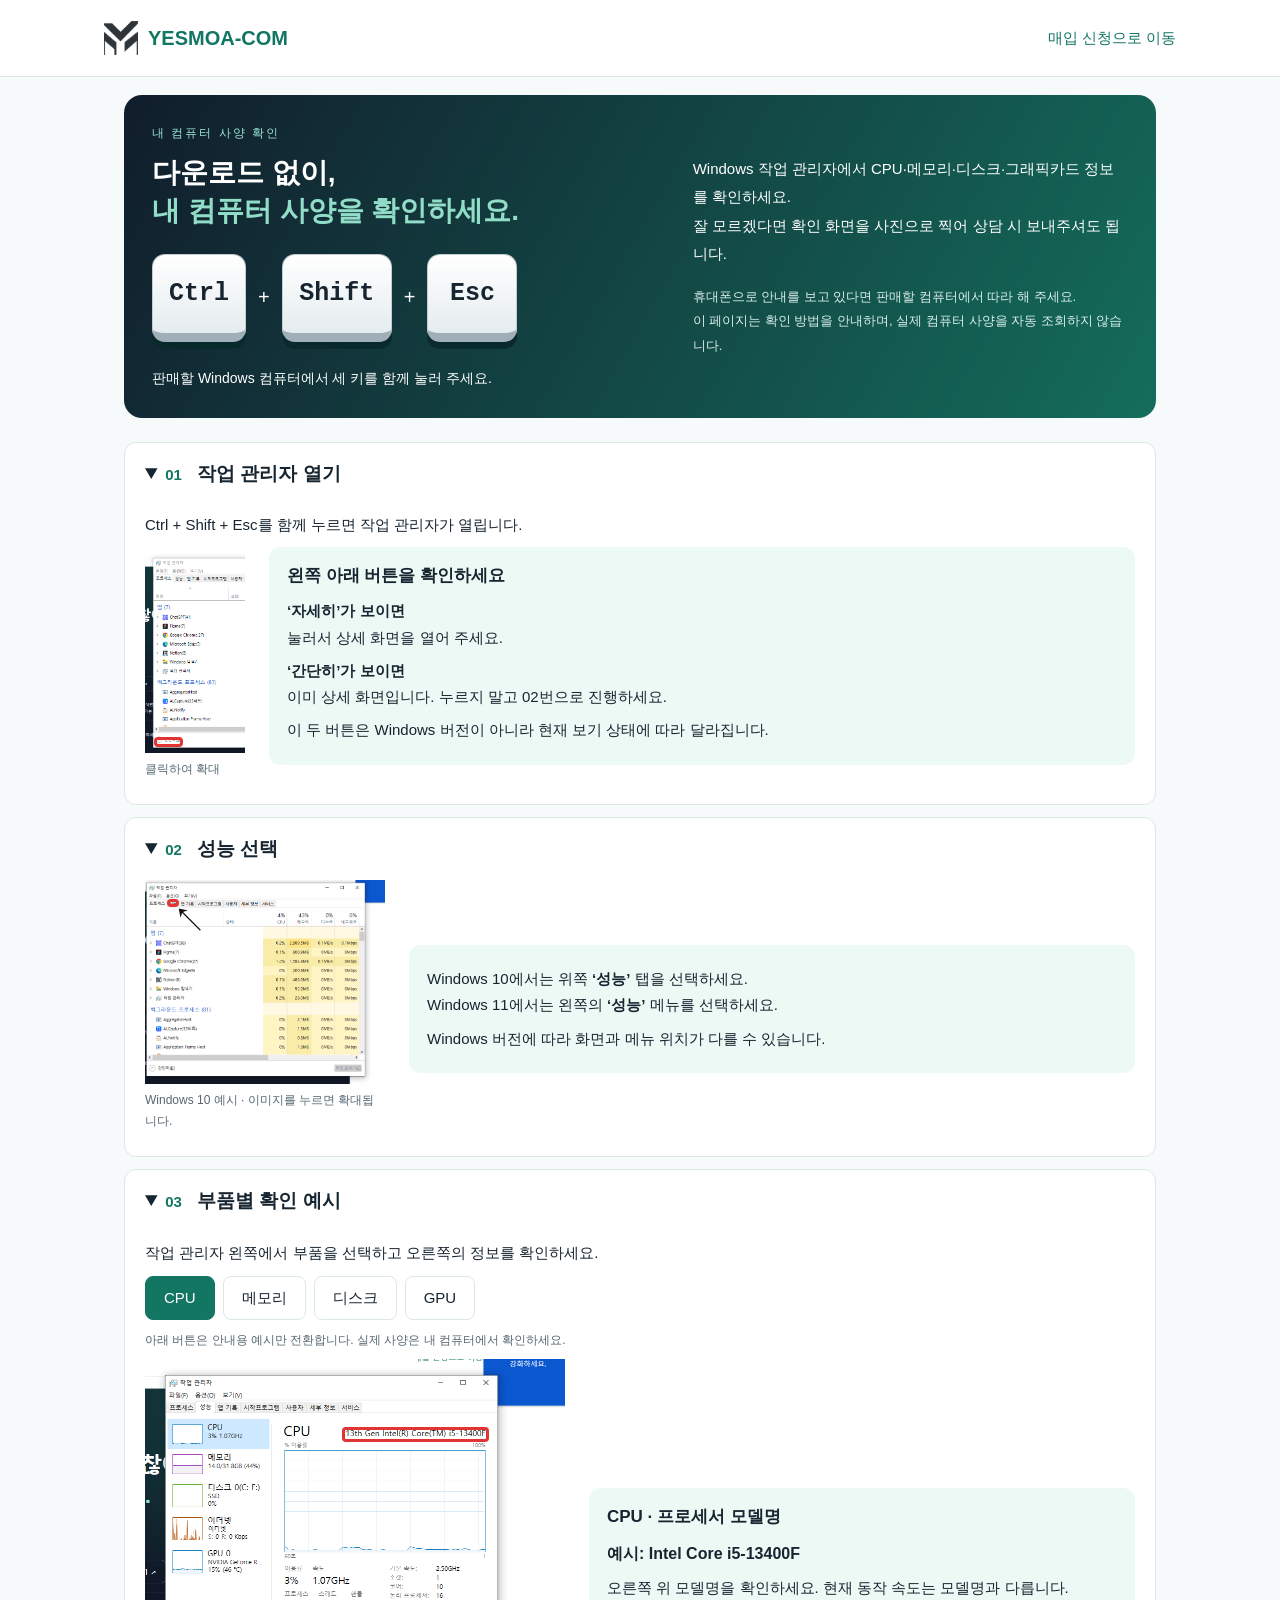
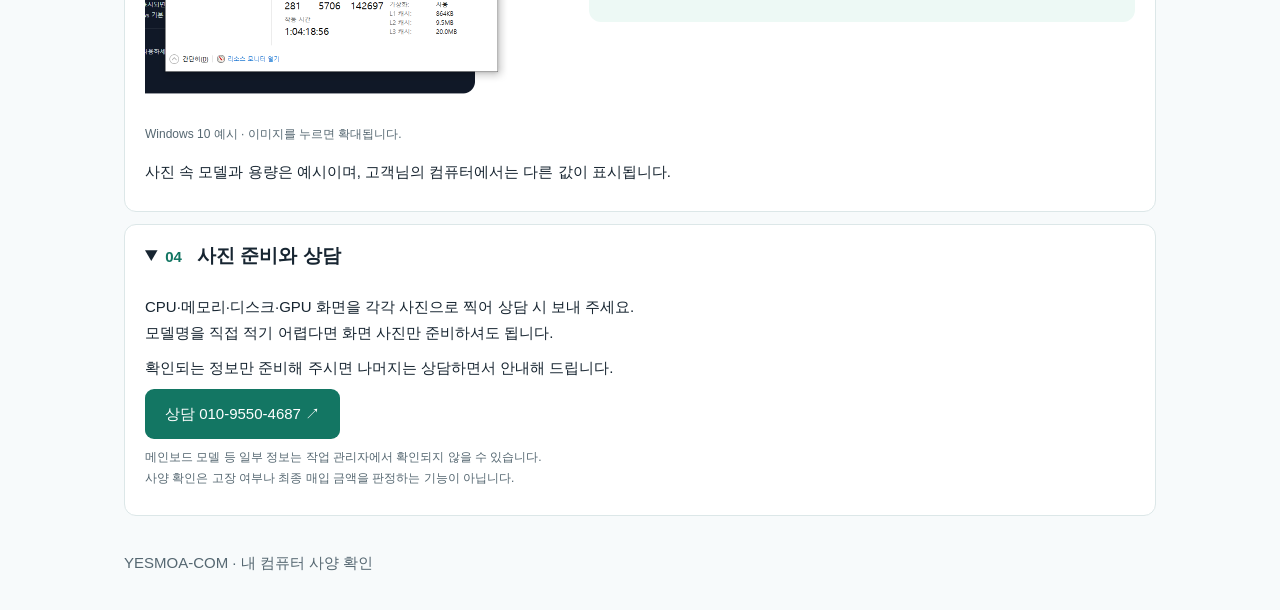
<file: spec-check.html>
<!doctype html><html lang="ko"><head><meta charset="utf-8"><meta name="viewport" content="width=device-width,initial-scale=1"><title>내 컴퓨터 사양 확인 | YESMOA-COM</title><link rel="stylesheet" href="spec-check.css?v=20261007-keyboard-left"></head><body><header class="nav"><a href="index.html"><img src="assets/yesmoa-logo-mark.png" alt="">YESMOA-COM</a><a id="spec-return" href="index.html#requests">매입 신청으로 이동</a></header><main><section class="hero"><div class="hero-keyboard"><p class="kicker">내 컴퓨터 사양 확인</p><h1>다운로드 없이,<br><em>내 컴퓨터 사양을 확인하세요.</em></h1><div class="keys" aria-label="Ctrl Shift Esc를 함께 누르세요"><kbd>Ctrl</kbd><span>+</span><kbd>Shift</kbd><span>+</span><kbd>Esc</kbd></div><p>판매할 Windows 컴퓨터에서 세 키를 함께 눌러 주세요.</p></div><div class="hero-copy"><p>Windows 작업 관리자에서 CPU·메모리·디스크·그래픽카드 정보를 확인하세요.<br>잘 모르겠다면 확인 화면을 사진으로 찍어 상담 시 보내주셔도 됩니다.</p><p class="small">휴대폰으로 안내를 보고 있다면 판매할 컴퓨터에서 따라 해 주세요.<br>이 페이지는 확인 방법을 안내하며, 실제 컴퓨터 사양을 자동 조회하지 않습니다.</p></div></section><section class="guide"><details open><summary><b>01</b> 작업 관리자 열기</summary><div class="content"><p>Ctrl + Shift + Esc를 함께 누르면 작업 관리자가 열립니다.</p><div class="two"><div><button class="shot" type="button" aria-label="간단히 버튼이 표시된 상세 화면 확대"><img src="assets/spec-guide/compact.png" alt="간단히 버튼이 표시된 상세 화면"><span class="mark" aria-hidden="true" style="left:9%;top:92%;width:29%;height:5%"></span></button><p class="caption">클릭하여 확대</p></div><div class="note"><h2>왼쪽 아래 버튼을 확인하세요</h2><p><strong>‘자세히’가 보이면</strong><br>눌러서 상세 화면을 열어 주세요.</p><p><strong>‘간단히’가 보이면</strong><br>이미 상세 화면입니다. 누르지 말고 02번으로 진행하세요.</p><p>이 두 버튼은 Windows 버전이 아니라 현재 보기 상태에 따라 달라집니다.</p></div></div></div></details><details open><summary><b>02</b> 성능 선택</summary><div class="content"><div class="performance-layout"><div><button class="shot" type="button" aria-label="성능 탭 클릭 위치 확대"><img src="assets/spec-guide/performance.png" alt="성능 탭 클릭 위치"><span class="mark" aria-hidden="true" style="left:9.3%;top:9.7%;width:4.7%;height:3.9%"></span><span class="pointer" aria-hidden="true" style="left:11.5%;top:11.6%">↖</span></button><p class="caption">Windows 10 예시 · 이미지를 누르면 확대됩니다.</p></div><div class="note"><p>Windows 10에서는 위쪽 <strong>‘성능’</strong> 탭을 선택하세요.<br>Windows 11에서는 왼쪽의 <strong>‘성능’</strong> 메뉴를 선택하세요.</p><p>Windows 버전에 따라 화면과 메뉴 위치가 다를 수 있습니다.</p></div></div></div></details><details open><summary><b>03</b> 부품별 확인 예시</summary><div class="content"><p>작업 관리자 왼쪽에서 부품을 선택하고 오른쪽의 정보를 확인하세요.</p><div class="tabs" role="group" aria-label="부품별 예시"><button type="button" data-part="0" aria-pressed="true">CPU</button><button type="button" data-part="1" aria-pressed="false">메모리</button><button type="button" data-part="2" aria-pressed="false">디스크</button><button type="button" data-part="3" aria-pressed="false">GPU</button></div><p class="caption">아래 버튼은 안내용 예시만 전환합니다. 실제 사양은 내 컴퓨터에서 확인하세요.</p><div class="example" data-example="0" ><button class="shot" type="button" aria-label="CPU 선택 예시 확대"><img src="assets/spec-guide/cpu.png" alt="CPU 선택 예시"><span class="mark" aria-hidden="true" style="left:47%;top:19%;width:35%;height:4%"></span></button><p class="caption">Windows 10 예시 · 이미지를 누르면 확대됩니다.</p><div class="note"><h2>CPU · 프로세서 모델명</h2><p class="value">예시: Intel Core i5-13400F</p><p>오른쪽 위 모델명을 확인하세요. 현재 동작 속도는 모델명과 다릅니다.</p></div></div><div class="example" data-example="1" hidden><button class="shot" type="button" aria-label="메모리 선택 예시 확대"><img src="assets/spec-guide/memory.png" alt="메모리 선택 예시"><span class="mark" aria-hidden="true" style="left:79%;top:19%;width:9%;height:4%"></span><span class="mark" aria-hidden="true" style="left:63%;top:62%;width:22%;height:7%"></span></button><p class="caption">Windows 10 예시 · 이미지를 누르면 확대됩니다.</p><div class="note"><h2>메모리 · 총 용량 · 속도 · 사용된 슬롯</h2><p class="value">예시: 32GB / 3200MHz / 슬롯 2/2</p><p>사용 중 용량은 총 용량과 다릅니다. 이 화면에서 DDR 규격이 표시되지 않을 수 있습니다.</p></div></div><div class="example" data-example="2" hidden><button class="shot" type="button" aria-label="디스크 선택 예시 확대"><img src="assets/spec-guide/disk.png" alt="디스크 선택 예시"><span class="mark" aria-hidden="true" style="left:70%;top:19%;width:17%;height:4%"></span><span class="mark" aria-hidden="true" style="left:56%;top:79%;width:22%;height:5%"></span></button><p class="caption">Windows 10 예시 · 이미지를 누르면 확대됩니다.</p><div class="note"><h2>디스크 · 모델명 · SSD/HDD 종류</h2><p class="value">예시: T-FORCE 512GB / SSD</p><p>제품 표기 용량과 Windows 표시 용량은 다를 수 있습니다. 디스크가 여러 개면 각각 확인하세요.</p></div></div><div class="example" data-example="3" hidden><button class="shot" type="button" aria-label="GPU 선택 예시 확대"><img src="assets/spec-guide/gpu.png" alt="GPU 선택 예시"><span class="mark" aria-hidden="true" style="left:59%;top:18%;width:28%;height:5%"></span><span class="mark" aria-hidden="true" style="left:79%;top:51%;width:7%;height:4%"></span></button><p class="caption">Windows 10 예시 · 이미지를 누르면 확대됩니다.</p><div class="note"><h2>GPU · 그래픽카드 모델 · 전용 메모리</h2><p class="value">예시: NVIDIA GeForce RTX 3060 / 12GB</p><p>공유 GPU 메모리는 그래픽카드 자체 메모리와 다릅니다. GPU가 여러 개면 각각 확인하세요.</p></div></div><p>사진 속 모델과 용량은 예시이며, 고객님의 컴퓨터에서는 다른 값이 표시됩니다.</p></div></details><details open><summary><b>04</b> 사진 준비와 상담</summary><div class="content"><p>CPU·메모리·디스크·GPU 화면을 각각 사진으로 찍어 상담 시 보내 주세요.<br>모델명을 직접 적기 어렵다면 화면 사진만 준비하셔도 됩니다.</p><p>확인되는 정보만 준비해 주시면 나머지는 상담하면서 안내해 드립니다.</p><a class="btn" href="tel:01095504687">상담 010-9550-4687 ↗</a><p class="caption">메인보드 모델 등 일부 정보는 작업 관리자에서 확인되지 않을 수 있습니다.<br>사양 확인은 고장 여부나 최종 매입 금액을 판정하는 기능이 아닙니다.</p></div></details></section><footer>YESMOA-COM · 내 컴퓨터 사양 확인</footer></main><dialog id="zoom" aria-label="예시 이미지 확대"><button type="button" id="zoom-close">이미지 닫기 ×</button><div id="zoom-image"></div></dialog><script src="spec-guide.js?v=20261007-compact-fixed"></script><script src="spec-return.js?v=20261007-return"></script></body></html>
</file>
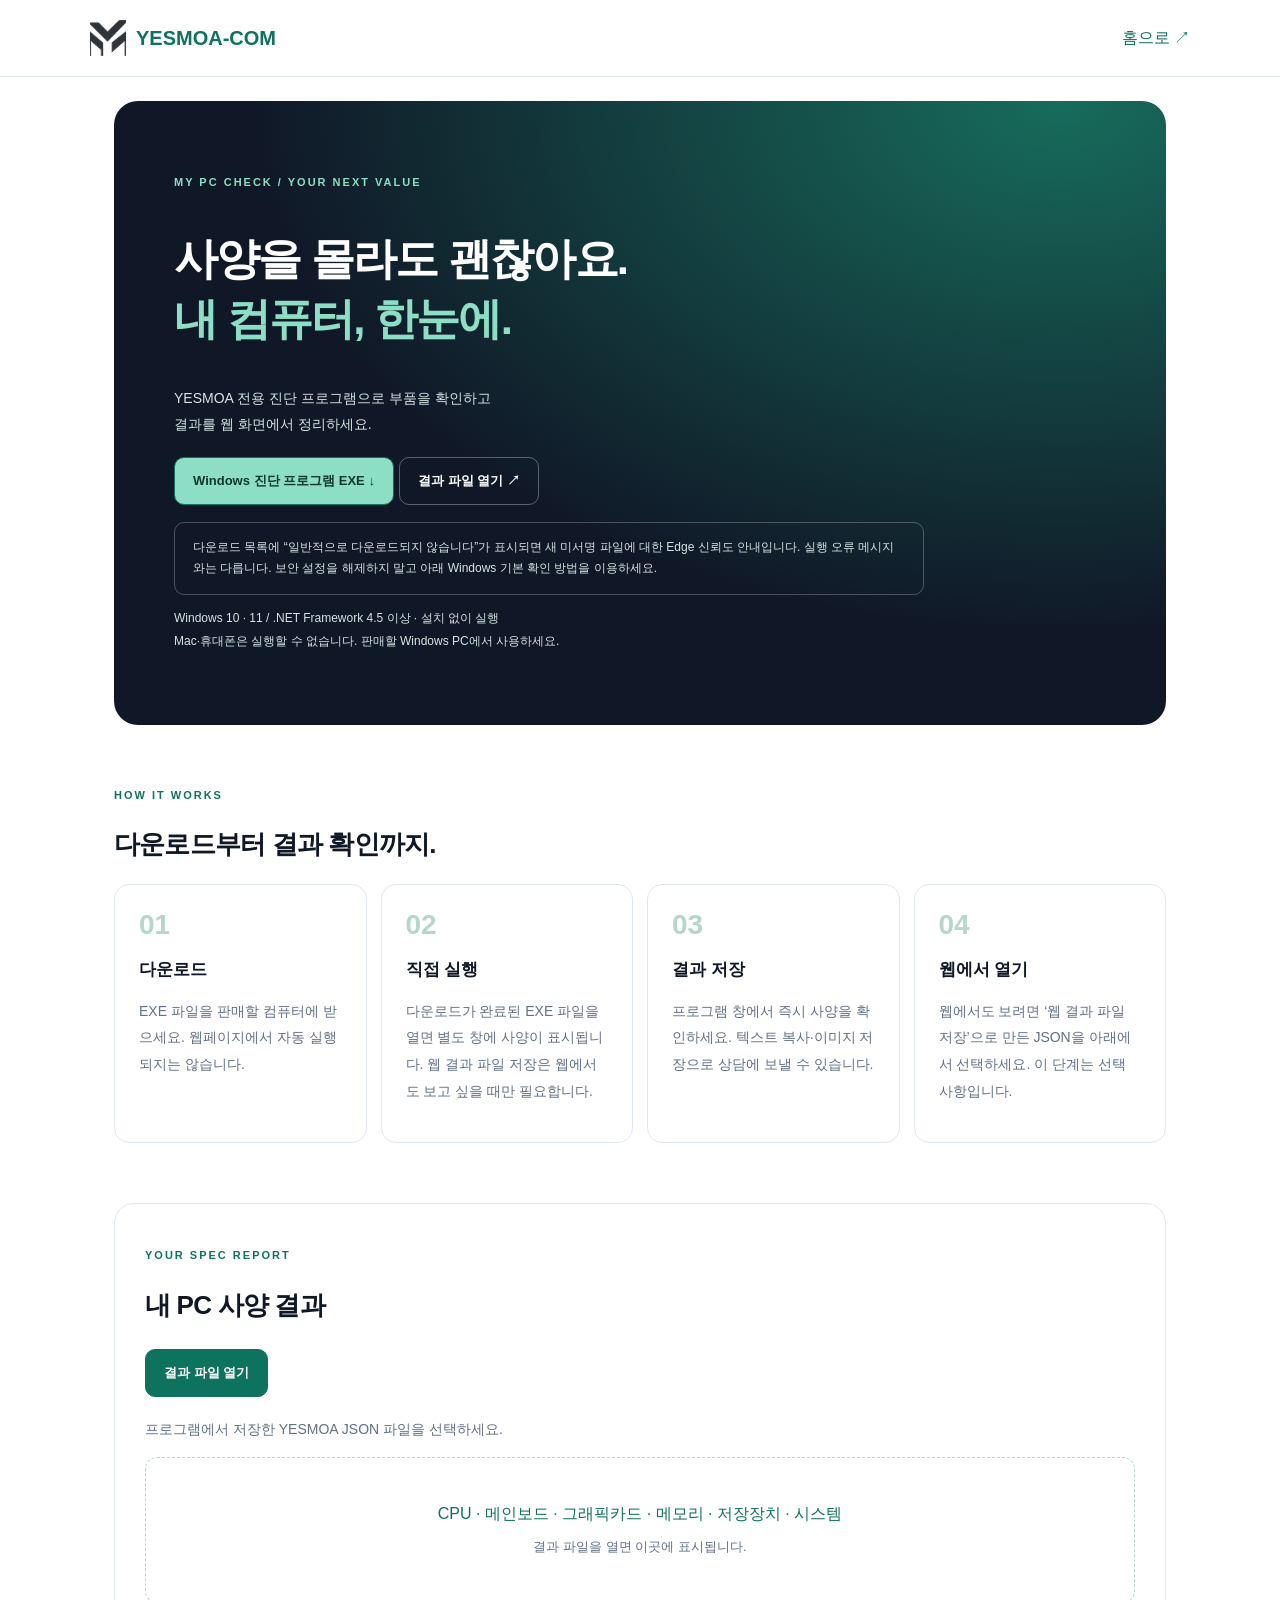
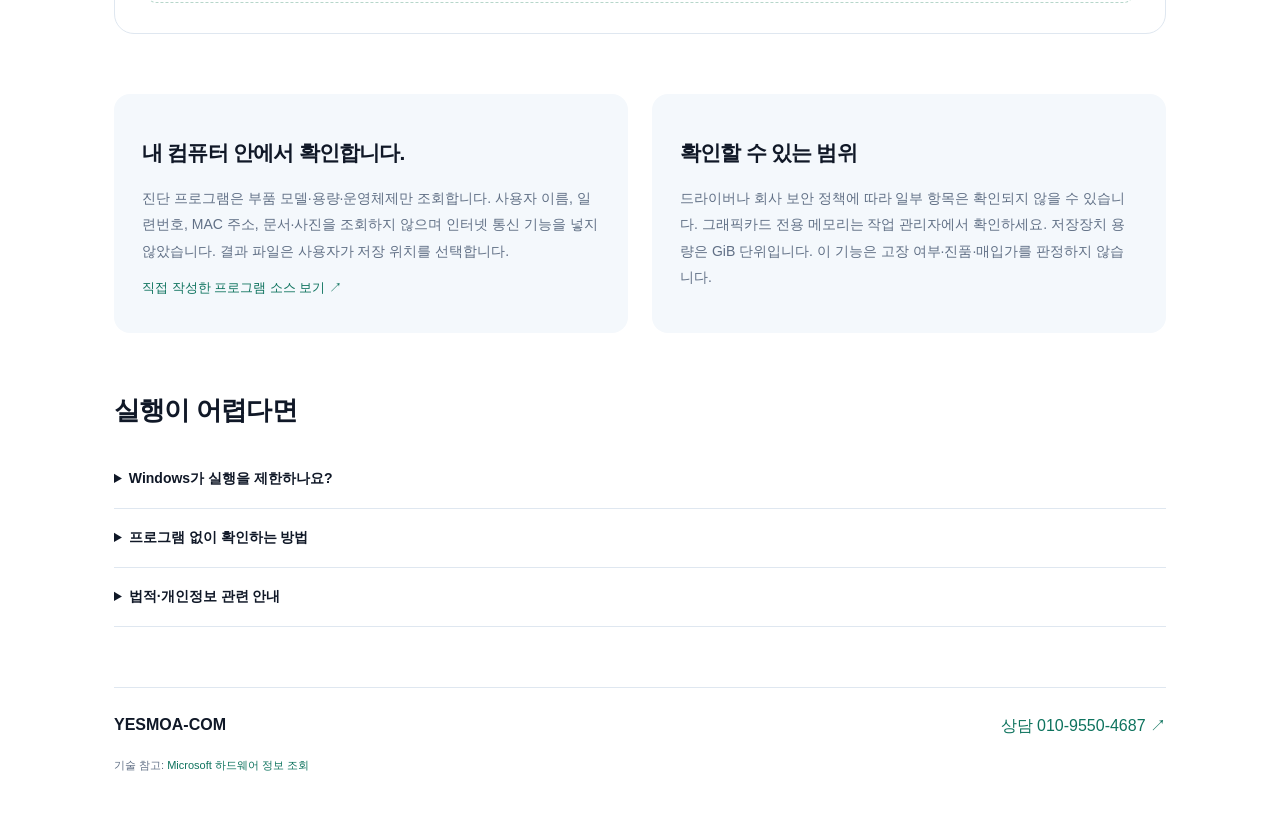
<file: yesmoamobile/spec-check.html>
<!doctype html><html lang="ko"><head><meta charset="utf-8"><meta name="viewport" content="width=device-width,initial-scale=1"><title>컴사양 자동체크 | YESMOA-COM</title><link rel="stylesheet" href="spec-check.css"></head><body><header class="nav"><a href="index.html"><img src="assets/yesmoa-logo-mark.png" alt="">YESMOA-COM</a><a href="index.html">홈으로 ↗</a></header><main><section class="hero"><p class="kicker">MY PC CHECK / YOUR NEXT VALUE</p><h1>사양을 몰라도 괜찮아요.<br><em>내 컴퓨터, 한눈에.</em></h1><p>YESMOA 전용 진단 프로그램으로 부품을 확인하고<br>결과를 웹 화면에서 정리하세요.</p><a class="btn" href="downloads/YESMOA-PC-Check.exe" download>Windows 진단 프로그램 EXE ↓</a><a class="btn secondary" href="#result">결과 파일 열기 ↗</a><p class="download-note">다운로드 목록에 “일반적으로 다운로드되지 않습니다”가 표시되면 새 미서명 파일에 대한 Edge 신뢰도 안내입니다. 실행 오류 메시지와는 다릅니다. 보안 설정을 해제하지 말고 아래 Windows 기본 확인 방법을 이용하세요.</p><p class="small">Windows 10 · 11 / .NET Framework 4.5 이상 · 설치 없이 실행<br>Mac·휴대폰은 실행할 수 없습니다. 판매할 Windows PC에서 사용하세요.</p></section><section><p class="kicker">HOW IT WORKS</p><h2>다운로드부터 결과 확인까지.</h2><div class="steps"><article><b>01</b><h3>다운로드</h3><p>EXE 파일을 판매할 컴퓨터에 받으세요. 웹페이지에서 자동 실행되지는 않습니다.</p></article><article><b>02</b><h3>직접 실행</h3><p>다운로드가 완료된 EXE 파일을 열면 별도 창에 사양이 표시됩니다. 웹 결과 파일 저장은 웹에서도 보고 싶을 때만 필요합니다.</p></article><article><b>03</b><h3>결과 저장</h3><p>프로그램 창에서 즉시 사양을 확인하세요. 텍스트 복사·이미지 저장으로 상담에 보낼 수 있습니다.</p></article><article><b>04</b><h3>웹에서 열기</h3><p>웹에서도 보려면 ‘웹 결과 파일 저장’으로 만든 JSON을 아래에서 선택하세요. 이 단계는 선택 사항입니다.</p></article></div></section><section id="result" class="result"><p class="kicker">YOUR SPEC REPORT</p><h2>내 PC 사양 결과</h2><label class="btn file">결과 파일 열기<input id="file" type="file" accept=".json,application/json"></label><p id="status" role="status" aria-live="polite">프로그램에서 저장한 YESMOA JSON 파일을 선택하세요.</p><div id="empty">CPU · 메인보드 · 그래픽카드 · 메모리 · 저장장치 · 시스템<br><span>결과 파일을 열면 이곳에 표시됩니다.</span></div><div id="report" hidden><p id="date"></p><dl id="rows"></dl><div class="actions"><button class="btn" id="copy">사양 텍스트 복사</button><button class="btn secondary" id="image">결과 이미지 저장</button><a class="btn secondary" id="sms">문자 상담</a><button class="btn secondary" id="clear">결과 지우기</button></div><p class="small">공유 전에 내용을 확인하세요. 문자 앱에서 직접 전송을 완료해야 합니다.</p></div></section><section class="info"><div><h2>내 컴퓨터 안에서 확인합니다.</h2><p>진단 프로그램은 부품 모델·용량·운영체제만 조회합니다. 사용자 이름, 일련번호, MAC 주소, 문서·사진을 조회하지 않으며 인터넷 통신 기능을 넣지 않았습니다. 결과 파일은 사용자가 저장 위치를 선택합니다.</p><a href="diagnostic-source/Checker.cs">직접 작성한 프로그램 소스 보기 ↗</a></div><div><h2>확인할 수 있는 범위</h2><p>드라이버나 회사 보안 정책에 따라 일부 항목은 확인되지 않을 수 있습니다. 그래픽카드 전용 메모리는 작업 관리자에서 확인하세요. 저장장치 용량은 GiB 단위입니다. 이 기능은 고장 여부·진품·매입가를 판정하지 않습니다.</p></div></section><section class="faq"><h2>실행이 어렵다면</h2><details><summary>Windows가 실행을 제한하나요?</summary><p>이 배포 파일은 코드 서명 인증서가 없는 프로그램입니다. Windows 또는 보안 프로그램이 실행을 제한할 수 있습니다. 차단을 해제하거나 보안 설정을 낮추지 말고, 아래 Windows 기본 확인 방법을 사용하세요.</p></details><details><summary>프로그램 없이 확인하는 방법</summary><p>Ctrl + Shift + Esc → 작업 관리자 → 성능에서 CPU·메모리·GPU를 확인하세요. Win + R → msinfo32 → 확인으로 시스템 정보도 볼 수 있습니다.</p></details><details><summary>법적·개인정보 관련 안내</summary><p>타업체 코드·로고·사진을 사용하지 않고 YESMOA 전용으로 제작했습니다. 하드웨어 조회 결과는 자동 수집·전송하지 않습니다. 상담을 위해 결과를 보내는 경우에는 전달할 내용을 직접 확인하세요. 웹 호스팅 서비스의 접속 기록은 해당 서비스 정책이 적용됩니다.</p></details></section><footer><strong>YESMOA-COM</strong><a href="tel:01095504687">상담 010-9550-4687 ↗</a><p>기술 참고: <a href="https://learn.microsoft.com/en-us/powershell/scripting/samples/collecting-information-about-computers" target="_blank" rel="noopener">Microsoft 하드웨어 정보 조회</a></p></footer></main><script src="spec-check.js"></script></body></html>
</file>
<file: spec-check.css>
:root{--ink:#172531;--green:#137663;--muted:#556771;--line:#dce7e8;--soft:#edf9f5}*{box-sizing:border-box}body{margin:0;background:#f7fafb;color:var(--ink);font:15px/1.75 'Malgun Gothic',sans-serif}a{color:var(--green)}button{font:inherit;cursor:pointer}button:focus-visible,a:focus-visible,summary:focus-visible{outline:3px solid #245bde;outline-offset:4px}.nav{display:flex;justify-content:space-between;align-items:center;gap:20px;max-width:1120px;margin:auto;padding:24px}.nav a{text-decoration:none}.nav a:first-child{font-weight:700;font-size:20px;display:flex;align-items:center;gap:10px}.nav img{width:34px}main{max-width:1080px;margin:0 auto;padding:0 24px}.hero{padding:52px;border-radius:26px;background:linear-gradient(120deg,#111d2c,#146d5b);color:#fff}.kicker{color:#99e4d2;letter-spacing:2px}h1{font-size:40px;line-height:1.4;margin:22px 0}h1 em{font-style:normal;color:#91ddc7}h2{font-size:20px;margin:0 0 12px}.small{font-size:13px;color:#d9eeea}.keys{display:flex;align-items:center;flex-wrap:wrap;gap:12px;margin:25px 0}kbd{font:700 20px Consolas,monospace;min-width:78px;text-align:center;padding:14px 20px;color:#172531;background:linear-gradient(#fff,#e5ecef);border:1px solid #c2cdd2;border-bottom:6px solid #a0afb7;border-radius:9px;box-shadow:0 4px 0 #071c22}.guide{padding:32px 0}details{background:#fff;border:1px solid var(--line);border-radius:16px;margin:18px 0;overflow:hidden}summary{padding:22px;font-size:21px;font-weight:700;cursor:pointer}summary b{color:var(--green);margin-right:10px;font-size:15px}.content{padding:0 24px 26px}.two{display:grid;grid-template-columns:280px 1fr;gap:26px;align-items:start}.note{background:var(--soft);border-radius:12px;padding:22px}.shot{display:block;position:relative;width:100%;padding:0;border:0;background:transparent;text-align:left}.shot img,.zoom-shot img{display:block;width:100%;height:auto}.mark{position:absolute;border:3px solid #e33434;border-radius:4px;pointer-events:none}.pointer{position:absolute;font-size:34px;line-height:1;color:#111;text-shadow:1px 1px #fff,-1px -1px #fff;pointer-events:none}.caption{font-size:13px;color:var(--muted)}.tabs{display:flex;gap:10px;flex-wrap:wrap;margin:18px 0}.tabs button{padding:11px 22px;border:1px solid var(--line);border-radius:8px;background:#fff;color:var(--ink)}.tabs button[aria-pressed=true]{background:var(--green);color:#fff;border-color:var(--green)}[hidden]{display:none!important}.value{font-size:18px;font-weight:700}.btn{display:inline-block;background:var(--green);color:#fff;text-decoration:none;padding:12px 20px;border-radius:9px}footer{padding:10px 0 34px;color:var(--muted)}dialog{width:min(1100px,96vw);max-height:94vh;border:0;border-radius:14px;padding:18px;overflow:auto}dialog::backdrop{background:#12202ccc}#zoom-close{display:block;margin:0 0 15px auto;padding:10px 18px;border:1px solid var(--line);border-radius:8px;background:#fff}.zoom-shot{position:relative}body:has(dialog[open]){overflow:hidden}@media(max-width:650px){.nav{padding:16px;align-items:flex-start;gap:12px}.nav a:first-child{font-size:16px}.nav a:last-child{font-size:13px}.nav img{width:25px}main{padding:0 14px}.hero{padding:25px 22px;border-radius:18px}h1{font-size:27px}kbd{min-width:60px;font-size:18px;padding:10px 13px}.keys{gap:8px}summary{padding:17px;font-size:18px}summary b{font-size:13px}.content{padding:0 16px 20px}.two{grid-template-columns:1fr}.two>div:first-child{max-width:280px;margin:auto}.note{padding:16px}.tabs{gap:7px}.tabs button{padding:10px 15px}.pointer{font-size:25px}}

/* Compact guide with an always-visible return header. */
:root{--spec-header-height:82px}
body{padding-top:var(--spec-header-height)}
.nav{position:fixed;inset:0 0 auto;z-index:100;width:100%;max-width:none;background:#fff;border-bottom:1px solid var(--line);padding:16px max(24px,calc((100vw - 1072px)/2))}
.nav a:last-child{min-height:44px;display:flex;align-items:center}
main{padding-top:18px}
.hero{padding:22px 28px;display:grid;grid-template-columns:minmax(0,1fr) auto;column-gap:28px;align-items:center;border-radius:18px}
.hero .kicker{margin:0;grid-column:1/-1;font-size:12px}
.hero h1{font-size:29px;margin:10px 0;line-height:1.35}
.hero>p{margin:7px 0}
.hero .keys{grid-column:2;grid-row:2/4;margin:0}
.hero kbd{min-width:60px;padding:10px 14px;font-size:18px}
.hero .small{grid-column:1/-1}
.guide{padding:12px 0}
details{margin:12px 0;border-radius:12px;scroll-margin-top:calc(var(--spec-header-height) + 12px)}
summary{padding:14px 20px;font-size:19px}
.content{padding:0 20px 18px}
.content>p{margin:8px 0}
.two{grid-template-columns:100px minmax(0,1fr);gap:24px}
.note{padding:14px 18px}
.note h2{font-size:17px;margin:0 0 8px}
.note p{margin:7px 0}
.caption{margin:6px 0;font-size:12px}
.performance-layout{display:grid;grid-template-columns:240px minmax(0,1fr);gap:24px;align-items:center}
.example{display:grid;grid-template-columns:minmax(0,420px) minmax(0,1fr);column-gap:24px;align-items:center}
.example>.shot{grid-column:1;grid-row:1}
.example>.caption{grid-column:1;grid-row:2}
.example>.note{grid-column:2;grid-row:1/3}
.value{font-size:16px}
.tabs{margin:10px 0;gap:8px}
.tabs button{padding:8px 18px}
@media(max-width:650px){
 .nav{padding:12px 16px;align-items:center}
 main{padding-top:14px}
 .hero{display:block;padding:20px}
 .hero h1{font-size:25px}
 .hero .keys{margin:16px 0}
 .hero kbd{font-size:17px;min-width:54px}
 summary{font-size:17px;padding:14px 16px}
 summary b{font-size:13px}
 .content{padding:0 16px 18px}
 .two,.performance-layout,.example{display:block}
 .two>div:first-child{max-width:140px;margin:0 auto 14px}
 .performance-layout>div:first-child{max-width:320px;margin:auto}
 .performance-layout>div:last-child{margin-top:12px}
 .example>.note{margin-top:12px}
 .tabs button{min-height:44px;padding:8px 14px}
}

/* Approved keyboard-left introduction; each column has its own space. */
.hero{grid-template-columns:minmax(380px,1.15fr) minmax(0,1fr);gap:40px;padding:28px;align-items:center}
.hero-keyboard,.hero-copy{min-width:0}
.hero .kicker{margin:0 0 10px}
.hero h1{font-size:28px;margin:0 0 16px}
.hero .keys{display:flex;grid-column:auto;grid-row:auto;justify-content:flex-start;gap:12px;margin:24px 0}
.hero kbd{height:88px;min-width:90px;display:flex;align-items:center;justify-content:center;padding:16px;font-size:25px;border-bottom-width:9px;border-radius:13px;box-shadow:0 7px 0 #092a2d}
.hero kbd:nth-of-type(2){min-width:110px}
.hero .keys span{font-size:20px}
.hero-keyboard>p:last-child{margin:0;font-size:14px}
.hero-copy>p{margin:0 0 16px;line-height:1.9}
.hero-copy .small{margin-bottom:0}
@media(max-width:720px){
 .hero{display:block;padding:24px 20px}
 .hero-copy{margin-top:28px}
 .hero h1{font-size:24px}
 .hero .keys{gap:8px;margin:20px 0}
 .hero kbd{height:74px;min-width:72px;padding:10px;font-size:21px}
 .hero kbd:nth-of-type(2){min-width:84px}
}
</file>
<file: yesmoamobile/spec-check.css>
*{box-sizing:border-box}body{margin:0;color:#101827;background:#fff;font-family:'Malgun Gothic',sans-serif}a{text-decoration:none;color:#0e735e}.nav{padding:20px max(24px,calc((100vw - 1100px)/2));display:flex;justify-content:space-between;align-items:center;border-bottom:1px solid #e1e8ee}.nav>a:first-child{display:flex;align-items:center;gap:10px;font-weight:800;font-size:20px}.nav img{width:36px;height:36px;object-fit:contain}main{max-width:1100px;margin:auto;padding:24px}section{margin-bottom:60px}.hero{background:radial-gradient(ellipse at 90% 0,#176c5c,transparent 60%),#101827;border-radius:24px;padding:60px;color:#fff}.kicker{font-size:11px;letter-spacing:2px;font-weight:800;color:#0e735e}.hero .kicker{color:#8cdfc5}h1{font-size:44px;line-height:1.35;letter-spacing:-1.8px}em{font-style:normal;color:#8cdfc5}p{font-size:14px;line-height:1.9;color:#617086}.hero p{color:#d4e5e2}.btn{display:inline-flex;align-items:center;justify-content:center;background:#0e735e;color:white;border:1px solid #0e735e;border-radius:10px;padding:14px 18px;cursor:pointer;font:700 13px 'Malgun Gothic',sans-serif;margin:5px 5px 5px 0}.hero .btn{background:#8cdfc5;color:#10382f}.secondary{background:#fff;color:#0e735e}.hero .secondary{background:transparent;color:white;border-color:#ffffff50}.small{font-size:12px}.steps{display:grid;grid-template-columns:repeat(4,1fr);gap:14px}.steps article{padding:24px;border:1px solid #dfe7f0;border-radius:15px}.steps b{font-size:28px;color:#b6d6ca}h2{font-size:26px;letter-spacing:-.8px}h3{font-size:17px}.result{padding:30px;border:1px solid #dfe7f0;border-radius:20px;scroll-margin-top:20px}.file input{position:absolute;width:1px;height:1px;opacity:0}.file:focus-within{outline:3px solid #2563eb}#empty{padding:40px 20px;text-align:center;border:1px dashed #b6d6ca;border-radius:12px;color:#0e735e;line-height:2}#empty span{font-size:13px;color:#617086}dl{display:grid;grid-template-columns:160px 1fr}dt,dd{padding:18px 0;border-bottom:1px solid #e1e8ee;line-height:1.8;overflow-wrap:anywhere}dt{font-size:13px;color:#0e735e;font-weight:800}dd{margin:0;font-size:14px}.info{display:grid;grid-template-columns:1fr 1fr;gap:24px}.info>div{padding:28px;background:#f4f8fc;border-radius:16px}.info h2{font-size:21px}.info a{font-size:13px}.faq details{padding:20px 0;border-bottom:1px solid #dfe7f0}.faq summary{cursor:pointer;font-weight:700;font-size:14px}footer{border-top:1px solid #dfe7f0;padding:28px 0;display:flex;justify-content:space-between;flex-wrap:wrap;gap:18px}footer p{width:100%;font-size:11px;margin:0}:focus-visible{outline:3px solid #2563eb;outline-offset:3px}[hidden]{display:none!important}@media(max-width:750px){main{padding:16px}.hero{padding:32px 22px}h1{font-size:32px}.steps{grid-template-columns:1fr 1fr}.info{grid-template-columns:1fr}.result{padding:22px}dl{grid-template-columns:1fr}dt{border:0;padding-bottom:0}dd{padding-top:8px}.hero .btn{width:100%}.nav{padding:16px}.nav>a:first-child{font-size:17px}}@media(max-width:400px){h1{font-size:27px}.steps{grid-template-columns:1fr}}
.download-note{padding:14px 18px;border:1px solid #ffffff40;border-radius:10px;max-width:750px;font-size:12px!important;line-height:1.8}
</file>
